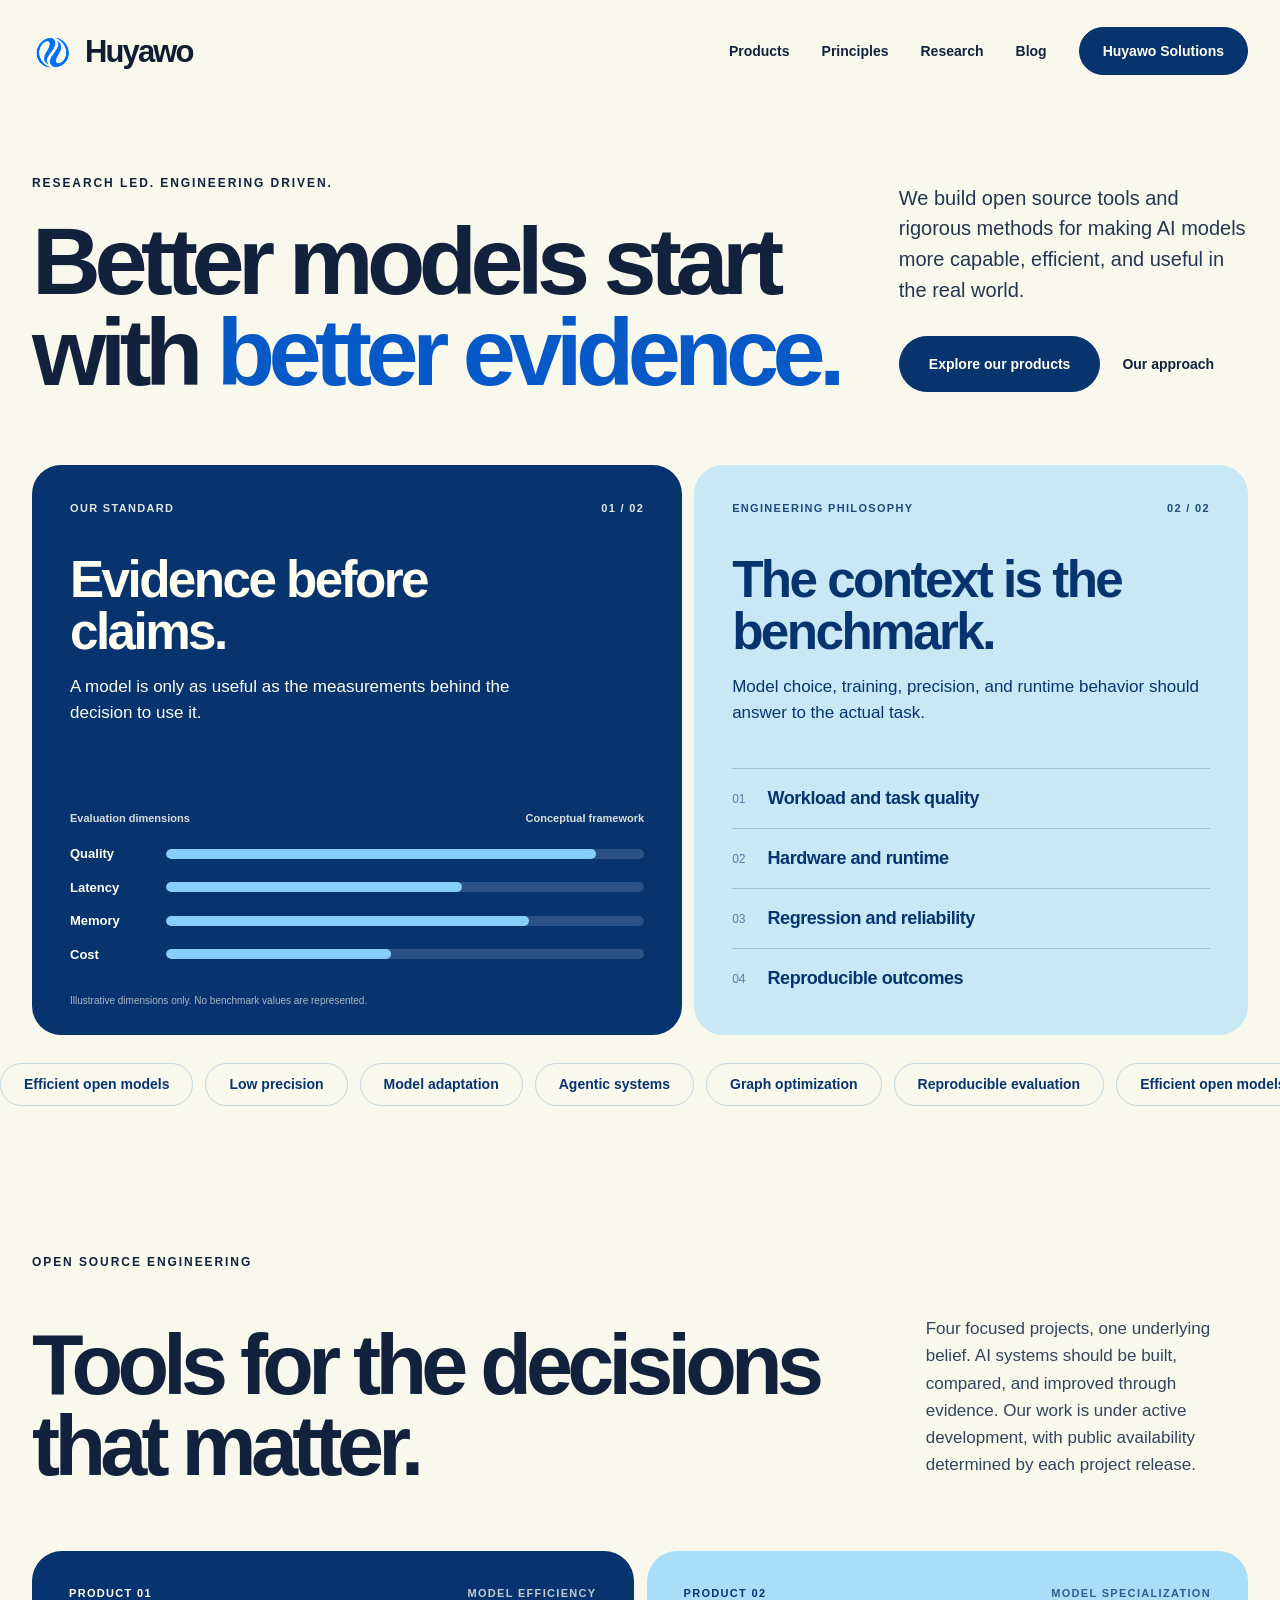
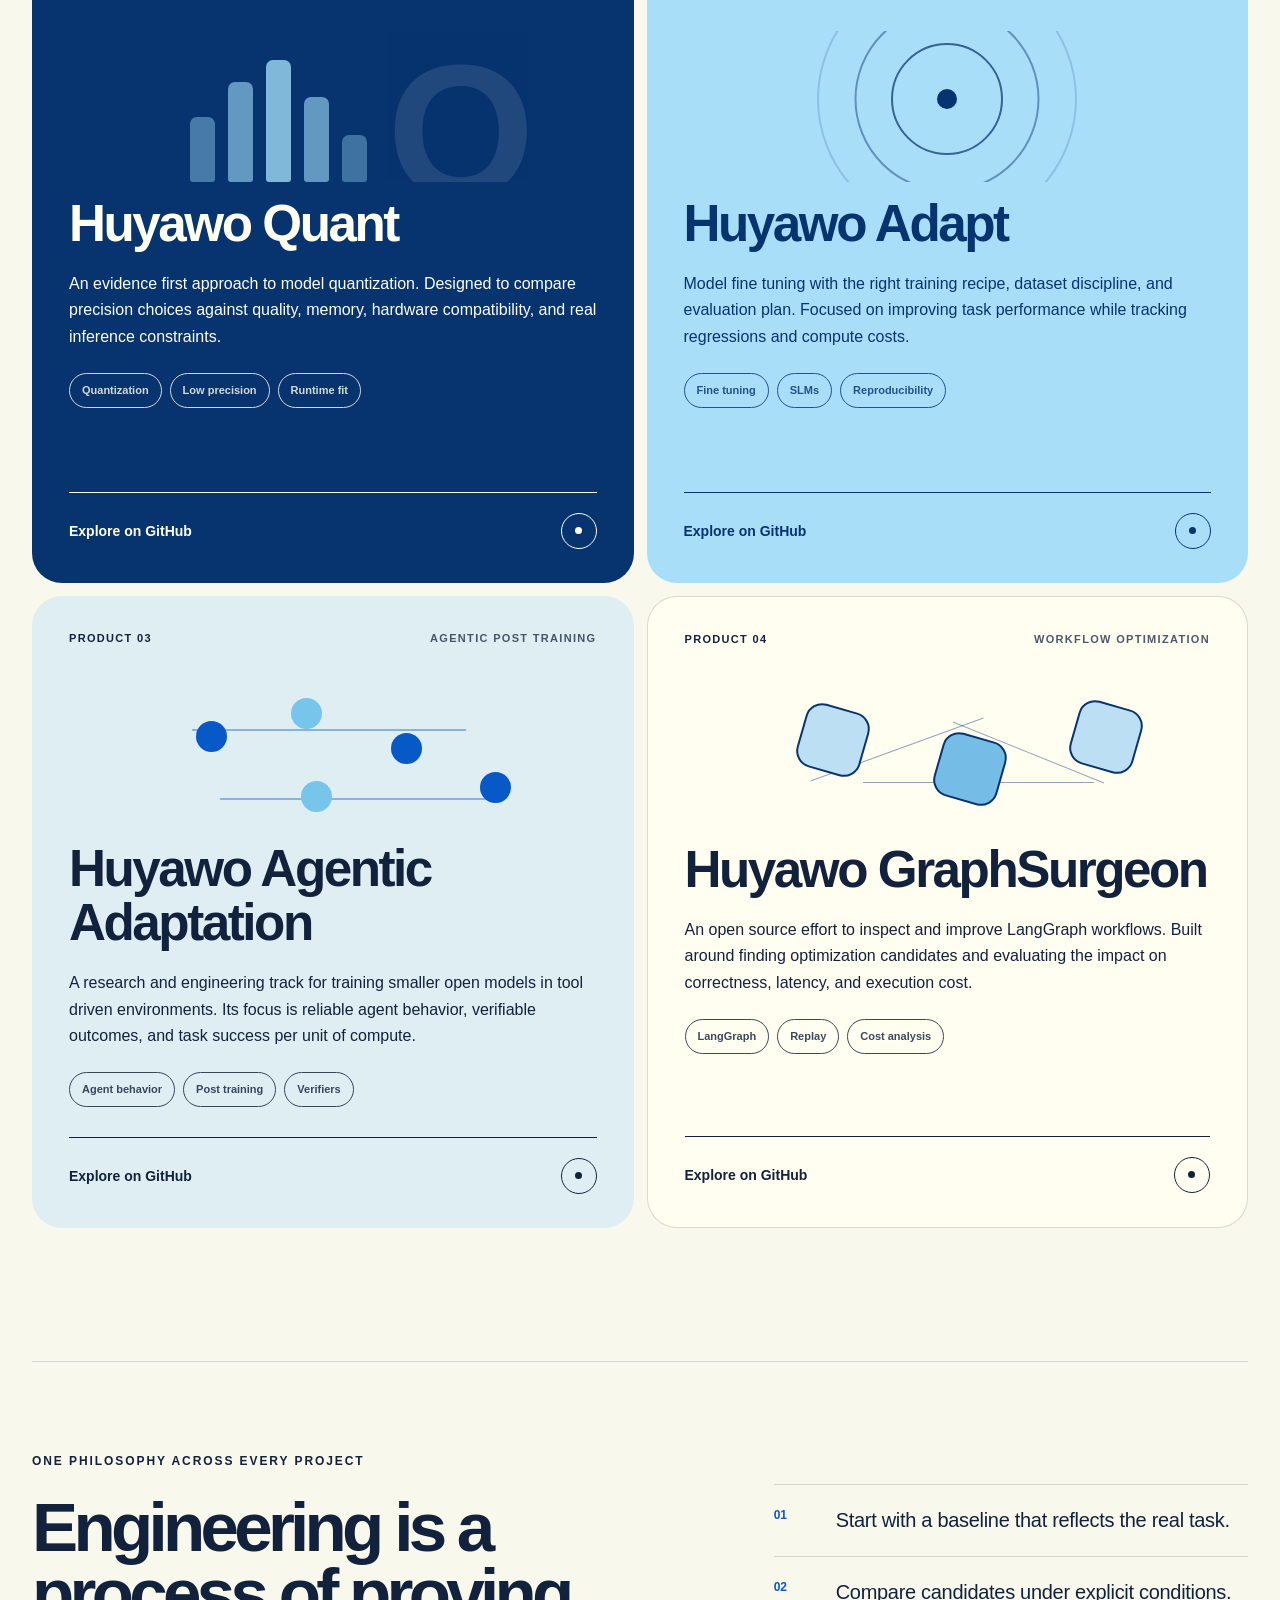
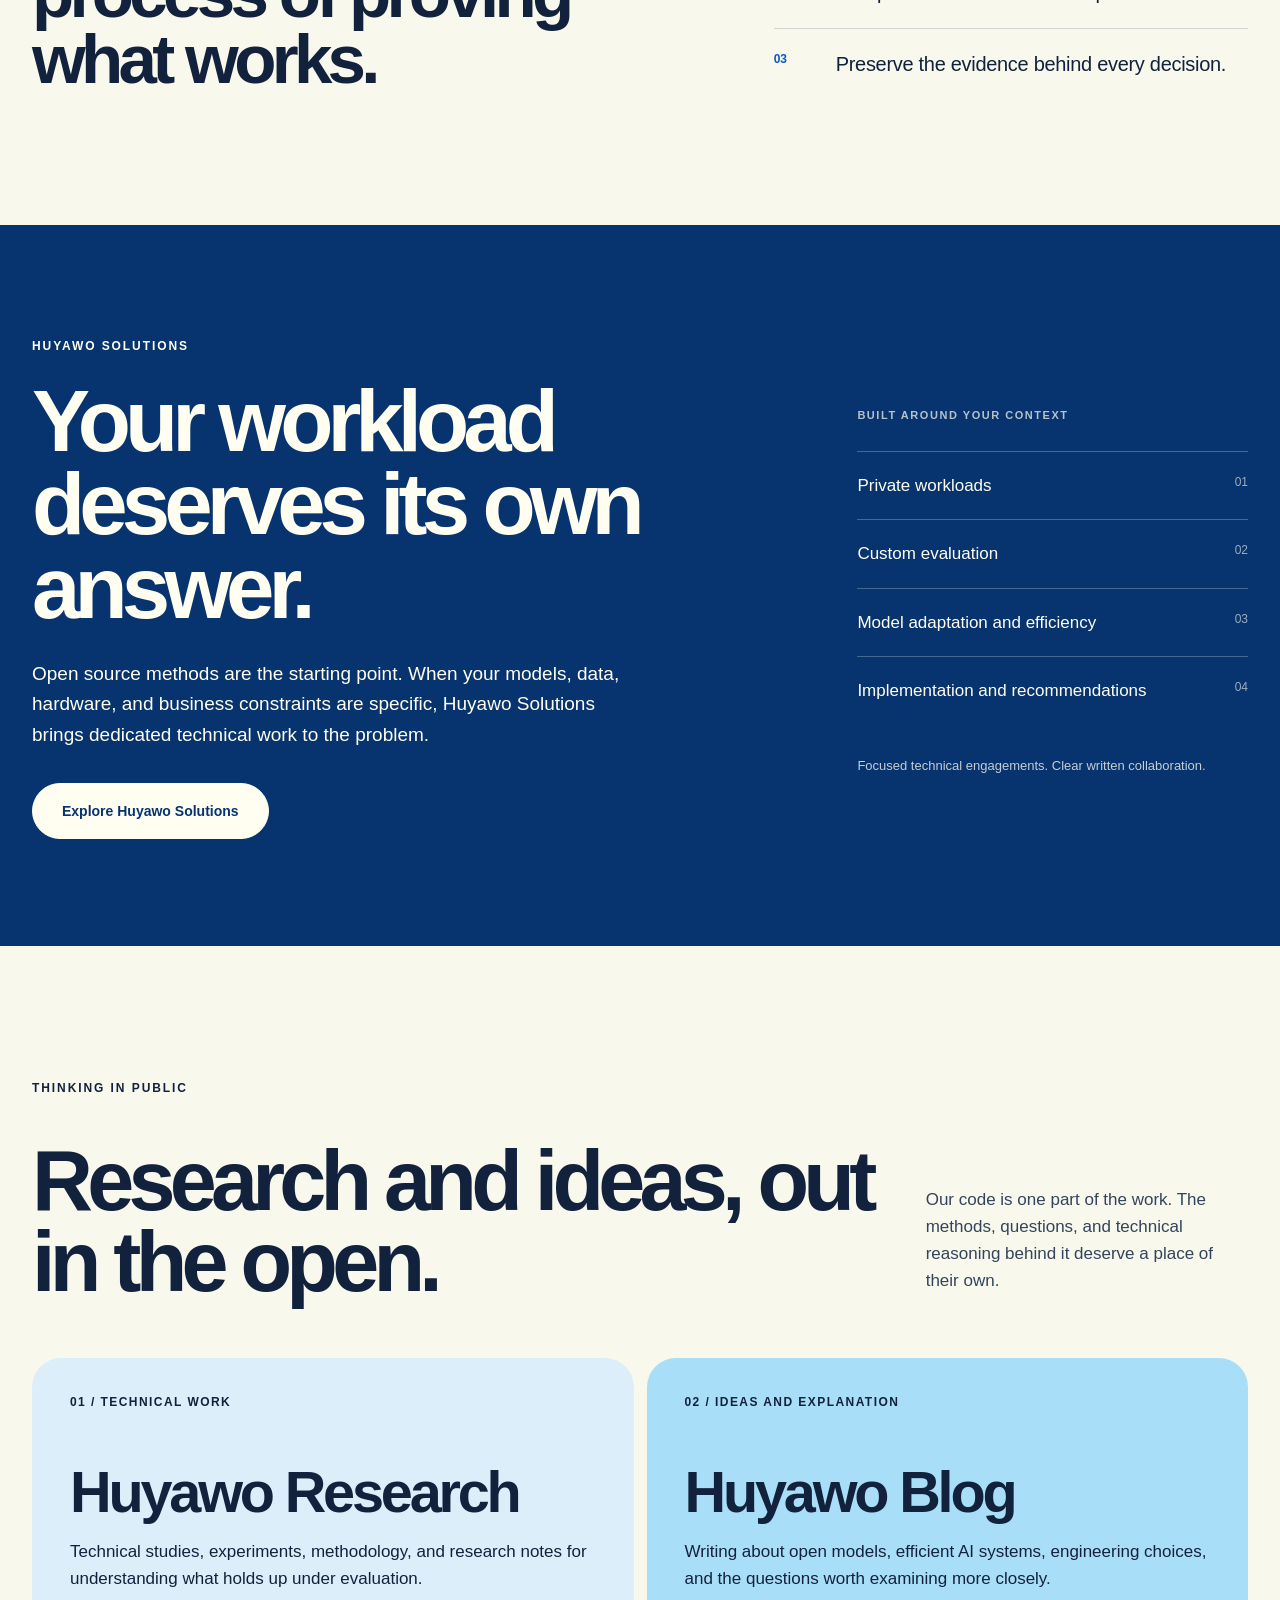
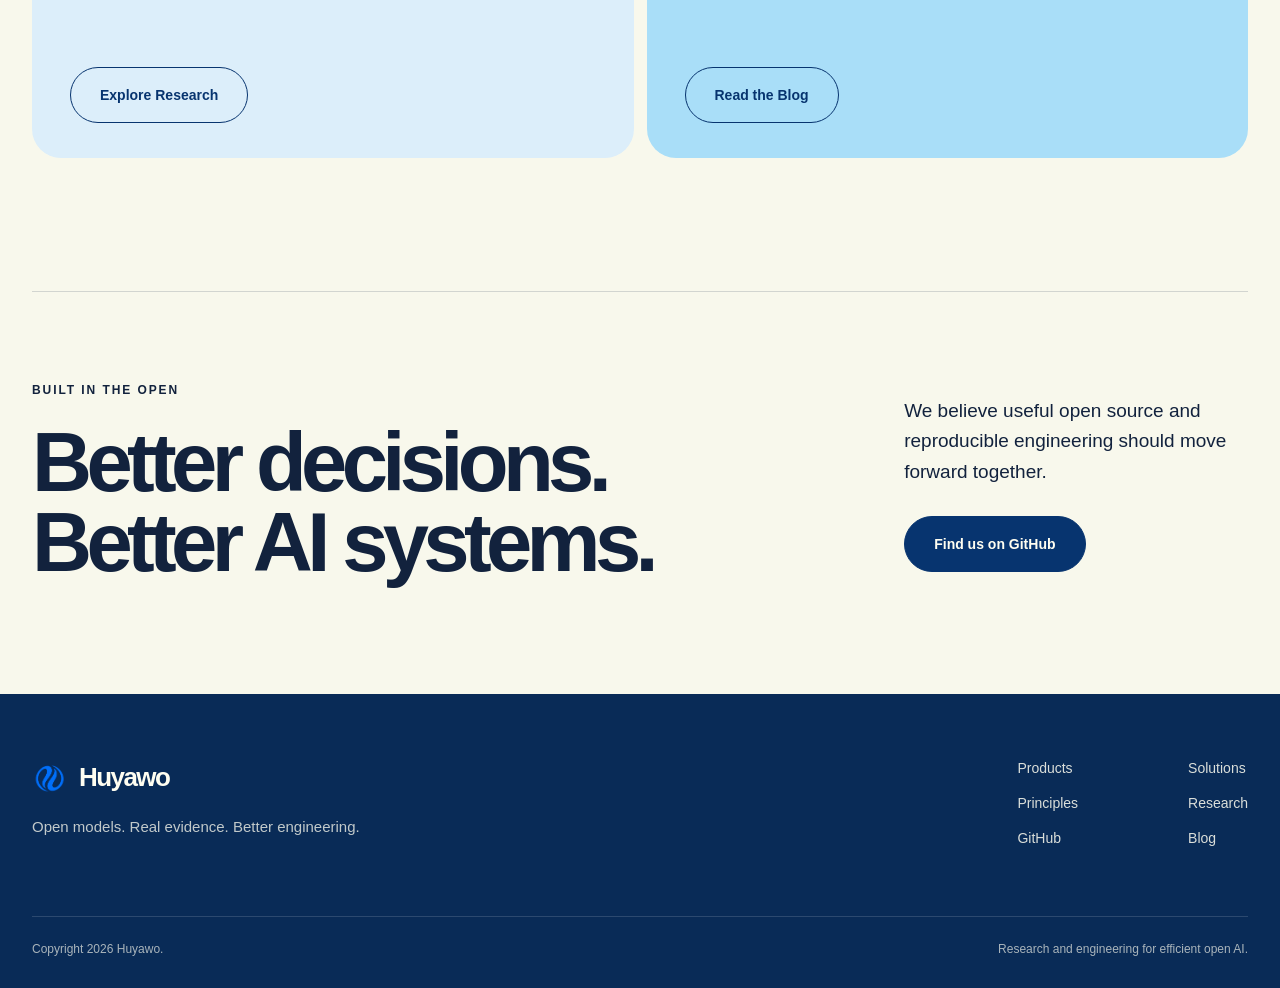
<file: index.html>
<!doctype html>
<html lang="en">
<head>
  <script async src="https://www.googletagmanager.com/gtag/js?id=G-CCH39LTDYW"></script>
<script>
  window.dataLayer = window.dataLayer || [];
  function gtag(){dataLayer.push(arguments);}
  gtag('js', new Date());

  gtag('config', 'G-CCH39LTDYW');
</script>
  <meta charset="utf-8">
  <meta name="viewport" content="width=device-width, initial-scale=1">
  <meta name="color-scheme" content="light">
  <meta name="theme-color" content="#f8f8ec">
  <meta name="description" content="Huyawo develops open source tools, reproducible research, and specialized engineering for efficient open AI models and systems.">
  <meta property="og:type" content="website">
  <meta property="og:site_name" content="Huyawo">
  <meta property="og:title" content="Huyawo | Evidence driven AI engineering">
  <meta property="og:description" content="Open source tools, technical research, and specialized engineering for efficient open AI.">
  <meta property="og:url" content="https://huyawo.com/">
  <meta property="og:image" content="https://huyawo.com/assets/huyawo-social.svg">
  <meta name="twitter:card" content="summary_large_image">
  <link rel="canonical" href="https://huyawo.com/">
  <title>Huyawo | Evidence Driven AI Engineering</title>
  <link rel="icon" href="assets/huyawo-mark.png" type="image/png">
  <link rel="stylesheet" href="assets/site.css">
  <script src="assets/site.js" defer></script>
</head>
<body>
  <a class="skip-link" href="#main">Skip to content</a>
  <header class="site-header" id="top">
    <div class="header-inner shell">
      <a class="brand" href="#top" aria-label="Huyawo home"><img src="assets/huyawo-mark.png" alt="" width="39" height="39"><span>Huyawo</span></a>
      <button class="menu-toggle" aria-controls="main-navigation" aria-expanded="false" type="button">Menu</button>
      <nav class="site-nav" id="main-navigation" aria-label="Main navigation">
        <a href="#products">Products</a>
        <a href="#principles">Principles</a>
        <a href="https://research.huyawo.com/">Research</a>
        <a href="https://blog.huyawo.com/">Blog</a>
        <a href="https://solutions.huyawo.com/" class="button button-small">Huyawo Solutions</a>
      </nav>
    </div>
  </header>

  <main id="main">
    <section class="hero shell" aria-labelledby="hero-title">
      <div class="hero-heading" data-reveal>
        <p class="eyebrow">Research led. Engineering driven.</p>
        <h1 id="hero-title">Better models start with <span>better evidence.</span></h1>
      </div>
      <div class="hero-intro" data-reveal>
        <p>We build open source tools and rigorous methods for making AI models more capable, efficient, and useful in the real world.</p>
        <div class="hero-actions">
          <a class="button" href="#products">Explore our products</a>
          <a class="text-link" href="#principles">Our approach</a>
        </div>
      </div>
    </section>

    <section class="mosaic shell" aria-label="Engineering philosophy">
      <article class="mosaic-card mosaic-dark" data-reveal>
        <div class="mosaic-top"><span>Our standard</span><span>01 / 02</span></div>
        <h2>Evidence before claims.</h2>
        <p class="mosaic-intro">A model is only as useful as the measurements behind the decision to use it.</p>
        <div class="measure-board" role="img" aria-label="Illustrative evaluation dimensions including quality, latency, memory, and cost. This is a conceptual diagram and does not contain measured results.">
          <div class="measure-heading"><span>Evaluation dimensions</span><span>Conceptual framework</span></div>
          <div class="measure-row"><span>Quality</span><i class="measure-track"><b style="width:90%"></b></i></div>
          <div class="measure-row"><span>Latency</span><i class="measure-track"><b style="width:62%"></b></i></div>
          <div class="measure-row"><span>Memory</span><i class="measure-track"><b style="width:76%"></b></i></div>
          <div class="measure-row"><span>Cost</span><i class="measure-track"><b style="width:47%"></b></i></div>
        </div>
        <p class="mosaic-foot">Illustrative dimensions only. No benchmark values are represented.</p>
      </article>
      <article class="mosaic-card mosaic-light" data-reveal>
        <div class="mosaic-top"><span>Engineering philosophy</span><span>02 / 02</span></div>
        <h2>The context is the benchmark.</h2>
        <p class="mosaic-intro">Model choice, training, precision, and runtime behavior should answer to the actual task.</p>
        <div class="context-list" aria-label="Factors behind an engineering decision">
          <div><span>01</span><strong>Workload and task quality</strong></div>
          <div><span>02</span><strong>Hardware and runtime</strong></div>
          <div><span>03</span><strong>Regression and reliability</strong></div>
          <div><span>04</span><strong>Reproducible outcomes</strong></div>
        </div>
      </article>
    </section>

    <div class="capability-strip" aria-label="Huyawo areas of focus">
      <div class="capability-track" aria-hidden="true">
        <span>Efficient open models</span><span>Low precision</span><span>Model adaptation</span><span>Agentic systems</span><span>Graph optimization</span><span>Reproducible evaluation</span>
        <span>Efficient open models</span><span>Low precision</span><span>Model adaptation</span><span>Agentic systems</span><span>Graph optimization</span><span>Reproducible evaluation</span>
      </div>
    </div>

    <section class="products-section section shell" id="products" aria-labelledby="products-title">
      <div class="section-heading" data-reveal>
        <p class="eyebrow">Open source engineering</p>
        <h2 id="products-title">Tools for the decisions that matter.</h2>
        <p>Four focused projects, one underlying belief. AI systems should be built, compared, and improved through evidence. Our work is under active development, with public availability determined by each project release.</p>
      </div>
      <div class="product-grid">
        <article class="product-card product-quant" data-reveal>
          <div class="product-card-top"><p class="product-number">Product 01</p><p class="product-family">Model efficiency</p></div>
          <div class="product-visual visual-quant" aria-hidden="true"><div class="quant-stack"><span></span><span></span><span></span><span></span><span></span></div><div class="visual-letter">Q</div></div>
          <div class="product-card-content"><h3>Huyawo Quant</h3><p>An evidence first approach to model quantization. Designed to compare precision choices against quality, memory, hardware compatibility, and real inference constraints.</p><div class="product-tags"><span>Quantization</span><span>Low precision</span><span>Runtime fit</span></div></div>
          <a class="product-link" href="https://github.com/OnHuyawo" target="_blank" rel="noopener noreferrer">Explore on GitHub <span class="link-circle" aria-hidden="true"></span></a>
        </article>
        <article class="product-card product-adapt" data-reveal>
          <div class="product-card-top"><p class="product-number">Product 02</p><p class="product-family">Model specialization</p></div>
          <div class="product-visual visual-adapt" aria-hidden="true"><div class="adapt-rings"><span></span><span></span><span></span></div><div class="adapt-core"></div></div>
          <div class="product-card-content"><h3>Huyawo Adapt</h3><p>Model fine tuning with the right training recipe, dataset discipline, and evaluation plan. Focused on improving task performance while tracking regressions and compute costs.</p><div class="product-tags"><span>Fine tuning</span><span>SLMs</span><span>Reproducibility</span></div></div>
          <a class="product-link" href="https://github.com/OnHuyawo" target="_blank" rel="noopener noreferrer">Explore on GitHub <span class="link-circle" aria-hidden="true"></span></a>
        </article>
        <article class="product-card product-agentic" data-reveal>
          <div class="product-card-top"><p class="product-number">Product 03</p><p class="product-family">Agentic post training</p></div>
          <div class="product-visual visual-agentic" aria-hidden="true"><div class="agent-node n1"></div><div class="agent-node n2"></div><div class="agent-node n3"></div><div class="agent-node n4"></div><div class="agent-node n5"></div><div class="agent-path"></div></div>
          <div class="product-card-content"><h3>Huyawo Agentic Adaptation</h3><p>A research and engineering track for training smaller open models in tool driven environments. Its focus is reliable agent behavior, verifiable outcomes, and task success per unit of compute.</p><div class="product-tags"><span>Agent behavior</span><span>Post training</span><span>Verifiers</span></div></div>
          <a class="product-link" href="https://github.com/OnHuyawo" target="_blank" rel="noopener noreferrer">Explore on GitHub <span class="link-circle" aria-hidden="true"></span></a>
        </article>
        <article class="product-card product-graph" data-reveal>
          <div class="product-card-top"><p class="product-number">Product 04</p><p class="product-family">Workflow optimization</p></div>
          <div class="product-visual visual-graph" aria-hidden="true"><div class="graph-lines"><i></i><i></i><i></i></div><div class="graph-square g1"></div><div class="graph-square g2"></div><div class="graph-square g3"></div></div>
          <div class="product-card-content"><h3>Huyawo GraphSurgeon</h3><p>An open source effort to inspect and improve LangGraph workflows. Built around finding optimization candidates and evaluating the impact on correctness, latency, and execution cost.</p><div class="product-tags"><span>LangGraph</span><span>Replay</span><span>Cost analysis</span></div></div>
          <a class="product-link" href="https://github.com/OnHuyawo" target="_blank" rel="noopener noreferrer">Explore on GitHub <span class="link-circle" aria-hidden="true"></span></a>
        </article>
      </div>
    </section>

    <section class="principles-section shell" id="principles" aria-labelledby="principles-title">
      <div class="principles-main" data-reveal>
        <p class="eyebrow">One philosophy across every project</p>
        <h2 id="principles-title">Engineering is a process of proving what works.</h2>
      </div>
      <div class="principles-list" data-reveal>
        <div><span>01</span><p>Start with a baseline that reflects the real task.</p></div>
        <div><span>02</span><p>Compare candidates under explicit conditions.</p></div>
        <div><span>03</span><p>Preserve the evidence behind every decision.</p></div>
      </div>
    </section>

    <section class="solutions-section" id="solutions" aria-labelledby="solutions-title">
      <div class="shell solutions-panel" data-reveal>
        <div class="solutions-copy"><p class="eyebrow">Huyawo Solutions</p><h2 id="solutions-title">Your workload deserves its own answer.</h2><p>Open source methods are the starting point. When your models, data, hardware, and business constraints are specific, Huyawo Solutions brings dedicated technical work to the problem.</p><a href="https://solutions.huyawo.com/" class="button button-light">Explore Huyawo Solutions</a></div>
        <div class="solutions-aside"><div class="aside-label">Built around your context</div><div class="solution-line"><span>Private workloads</span><strong>01</strong></div><div class="solution-line"><span>Custom evaluation</span><strong>02</strong></div><div class="solution-line"><span>Model adaptation and efficiency</span><strong>03</strong></div><div class="solution-line"><span>Implementation and recommendations</span><strong>04</strong></div><p>Focused technical engagements. Clear written collaboration.</p></div>
      </div>
    </section>

    <section class="knowledge-section section shell" aria-labelledby="knowledge-title">
      <div class="section-heading knowledge-heading" data-reveal><p class="eyebrow">Thinking in public</p><h2 id="knowledge-title">Research and ideas, out in the open.</h2><p>Our code is one part of the work. The methods, questions, and technical reasoning behind it deserve a place of their own.</p></div>
      <div class="knowledge-grid">
        <article class="knowledge-card knowledge-research" data-reveal><p class="knowledge-index">01 / Technical work</p><div><h3>Huyawo Research</h3><p>Technical studies, experiments, methodology, and research notes for understanding what holds up under evaluation.</p></div><a class="button button-outline" href="https://research.huyawo.com/">Explore Research</a></article>
        <article class="knowledge-card knowledge-blog" data-reveal><p class="knowledge-index">02 / Ideas and explanation</p><div><h3>Huyawo Blog</h3><p>Writing about open models, efficient AI systems, engineering choices, and the questions worth examining more closely.</p></div><a class="button button-outline" href="https://blog.huyawo.com/">Read the Blog</a></article>
      </div>
    </section>

    <section class="closing shell" data-reveal><div><p class="eyebrow">Built in the open</p><h2>Better decisions.<br>Better AI systems.</h2></div><div class="closing-side"><p>We believe useful open source and reproducible engineering should move forward together.</p><a class="button" href="https://github.com/OnHuyawo" target="_blank" rel="noopener noreferrer">Find us on GitHub</a></div></section>
  </main>

  <footer class="site-footer"><div class="shell footer-top"><div class="footer-identity"><a class="footer-brand" href="#top"><img src="assets/huyawo-mark.png" width="36" height="36" alt=""><span>Huyawo</span></a><p>Open models. Real evidence. Better engineering.</p></div><nav aria-label="Footer navigation" class="footer-nav"><div><a href="#products">Products</a><a href="#principles">Principles</a><a href="https://github.com/OnHuyawo">GitHub</a></div><div><a href="https://solutions.huyawo.com/">Solutions</a><a href="https://research.huyawo.com/">Research</a><a href="https://blog.huyawo.com/">Blog</a></div></nav></div><div class="shell footer-bottom"><span>Copyright 2026 Huyawo.</span><span>Research and engineering for efficient open AI.</span></div></footer>
</body>
</html>
</file>
<file: assets/site.css>
:root{--ink:#12223d;--ink-strong:#101c31;--blue:#0759c7;--blue-deep:#07346f;--sky:#42b9f6;--mist:#dceefa;--cream:#fffef1;--paper:#f8f8ec;--line:rgba(18,34,61,.16)}
*{box-sizing:border-box}
html{scroll-behavior:smooth;font-family:Helvetica,"Helvetica Neue",Arial,sans-serif}
body{margin:0;background:var(--paper);color:var(--ink);font-family:Helvetica,"Helvetica Neue",Arial,sans-serif;font-size:16px;line-height:1.5;-webkit-font-smoothing:antialiased}
body,button,input{font-family:Helvetica,"Helvetica Neue",Arial,sans-serif}img{display:block;max-width:100%}a{color:inherit;text-decoration:none}button{cursor:pointer}a:focus-visible,button:focus-visible{outline:3px solid var(--blue);outline-offset:4px}.shell{width:min(calc(100% - 64px),1300px);margin-inline:auto}.skip-link{position:absolute;top:-80px;left:20px;background:white;color:#000;padding:10px 14px;z-index:100}.skip-link:focus{top:12px}
.site-header{position:relative;z-index:20}.header-inner{min-height:102px;display:flex;align-items:center;justify-content:space-between;gap:30px}.brand,.footer-brand{display:inline-flex;align-items:center;gap:12px;white-space:nowrap}.brand img{width:41px;height:41px;object-fit:contain}.brand span{font-size:31px;font-weight:750;line-height:1;letter-spacing:-.061em;color:#111d31}.site-nav{display:flex;align-items:center;gap:32px;font-size:14px;font-weight:650}.site-nav>a:not(.button){position:relative}.site-nav>a:not(.button):after,.text-link:after{content:"";height:1px;background:currentColor;position:absolute;left:0;right:0;bottom:-5px;transform:scaleX(0);transform-origin:right;transition:transform .22s}.site-nav>a:not(.button):hover:after,.site-nav>a:not(.button):focus-visible:after,.text-link:hover:after{transform:scaleX(1);transform-origin:left}.menu-toggle{display:none;border:1px solid var(--line);background:transparent;padding:9px 16px;border-radius:100px;font-size:13px;font-weight:750}
.button{display:inline-flex;align-items:center;justify-content:center;text-align:center;min-height:56px;padding:16px 29px;border:1px solid var(--blue-deep);border-radius:100px;background:var(--blue-deep);color:var(--cream);font-size:14px;font-weight:750;line-height:1.15;transition:background .2s,transform .2s,color .2s}.button:hover{background:var(--blue);border-color:var(--blue);transform:translateY(-2px)}.button-small{min-height:48px;padding:13px 23px}.button-light{background:var(--cream);color:var(--blue-deep);border-color:var(--cream)}.button-light:hover{background:#dceefa;border-color:#dceefa;color:var(--blue-deep)}.button-outline{background:transparent;color:var(--blue-deep);border-color:var(--blue-deep)}.button-outline:hover{color:var(--cream)}.eyebrow{font-size:12px;font-weight:800;text-transform:uppercase;letter-spacing:.16em;margin:0 0 24px}.text-link{position:relative;font-size:14px;font-weight:750}
.hero{display:grid;grid-template-columns:minmax(0,1.75fr) minmax(270px,.75fr);align-items:end;gap:52px;padding:72px 0 67px}.hero h1,.section-heading h2,.principles-main h2,.solutions-copy h2,.closing h2{font-size:clamp(61px,7.45vw,110px);line-height:.955;letter-spacing:-.068em;font-weight:610;margin:0}.hero h1{max-width:890px}.hero h1 span{color:var(--blue)}.hero-intro{padding-bottom:6px}.hero-intro>p{font-size:20px;line-height:1.53;margin:0;color:#243650}.hero-actions{display:flex;align-items:center;flex-wrap:wrap;gap:22px;margin-top:31px}
.mosaic{display:grid;grid-template-columns:1.08fr .92fr;gap:12px}.mosaic-card{min-height:570px;border-radius:29px;padding:35px 38px 27px;display:flex;flex-direction:column;overflow:hidden}.mosaic-dark{background:var(--blue-deep);color:var(--cream)}.mosaic-light{background:#c8e8f5;color:var(--blue-deep)}.mosaic-top{display:flex;justify-content:space-between;align-items:center;gap:16px;font-size:11px;font-weight:750;letter-spacing:.12em;text-transform:uppercase;opacity:.88}.mosaic-card h2{font-size:clamp(43px,4vw,60px);line-height:1.03;font-weight:610;letter-spacing:-.05em;max-width:460px;margin:37px 0 15px}.mosaic-intro{margin:0;max-width:470px;font-size:17px;line-height:1.55}.measure-board{margin-top:auto;padding-top:35px}.measure-heading{display:flex;justify-content:space-between;gap:16px;font-size:11px;font-weight:700;opacity:.84;margin-bottom:18px}.measure-row{display:grid;grid-template-columns:80px 1fr;align-items:center;gap:16px;margin:14px 0;font-size:13px;font-weight:650}.measure-track{display:block;height:10px;background:rgba(255,255,255,.15);border-radius:10px;overflow:hidden}.measure-track b{display:block;height:100%;background:#86cffa;border-radius:10px}.mosaic-foot{font-size:10px;opacity:.66;margin:15px 0 0}.context-list{margin-top:auto;padding-top:30px}.context-list>div{padding:16px 0;border-top:1px solid rgba(7,52,111,.22);display:flex;gap:22px;align-items:center}.context-list>div span{font-size:12px;opacity:.58}.context-list strong{font-size:18px;font-weight:610;letter-spacing:-.025em}
.capability-strip{margin-top:14px;padding:14px 0;overflow:hidden}.capability-track{display:flex;gap:12px;width:max-content;animation:scrollleft 46s linear infinite}.capability-track span{padding:10px 23px;border:1px solid rgba(7,89,199,.21);border-radius:100px;color:var(--blue-deep);font-weight:630;font-size:14px;white-space:nowrap}@keyframes scrollleft{to{transform:translateX(-50%)}}
.section{padding-block:133px}.section-heading{display:grid;grid-template-columns:1.45fr .55fr;align-items:end;gap:44px;margin-bottom:65px}.section-heading .eyebrow{grid-column:1/-1;margin:0}.section-heading h2{font-size:clamp(58px,6.6vw,93px);max-width:900px}.section-heading>p:last-child{max-width:470px;margin:0 0 8px;font-size:17px;line-height:1.6;color:#33445c}.product-grid{display:grid;grid-template-columns:repeat(2,minmax(0,1fr));gap:13px}.product-card{min-width:0;min-height:632px;display:flex;flex-direction:column;padding:34px 37px 34px;border-radius:30px;overflow:hidden;transition:transform .25s,box-shadow .25s}.product-card:hover{transform:translateY(-4px);box-shadow:0 18px 28px rgba(16,29,48,.075)}.product-quant{background:var(--blue-deep);color:var(--cream)}.product-adapt{background:#a9def8;color:var(--blue-deep)}.product-agentic{background:#dfeef2;color:var(--ink)}.product-graph{background:var(--cream);color:var(--ink);border:1px solid var(--line)}.product-card-top{display:flex;justify-content:space-between;gap:18px}.product-card-top p{margin:0;font-size:11px;text-transform:uppercase;letter-spacing:.12em;font-weight:750}.product-family{opacity:.75}.product-visual{height:151px;position:relative;overflow:hidden;margin:29px 0 15px;flex:none}.product-card-content{flex:1}.product-card h3{font-weight:630;line-height:1.06;letter-spacing:-.048em;font-size:clamp(37px,4vw,58px);margin:0 0 20px;max-width:620px}.product-card-content>p{font-size:16px;line-height:1.65;margin:0;max-width:540px}.product-tags{display:flex;flex-wrap:wrap;gap:8px;margin:23px 0 28px}.product-tags span{padding:8px 12px;border:1px solid currentColor;border-radius:100px;font-size:11px;font-weight:700;opacity:.82;white-space:nowrap}.product-link{margin-top:auto;display:flex;align-items:center;justify-content:space-between;gap:15px;border-top:1px solid currentColor;padding-top:20px;font-size:14px;font-weight:750}.product-link:hover{text-decoration:underline;text-underline-offset:4px}.link-circle{display:block;flex:none;width:36px;height:36px;border:1px solid currentColor;border-radius:50%;position:relative}.link-circle:after{content:"";width:7px;height:7px;border-radius:50%;background:currentColor;position:absolute;top:13px;left:13px}
.quant-stack{display:flex;gap:13px;align-items:end;height:125px;position:absolute;left:23%;bottom:0}.quant-stack span{display:block;width:25px;border-radius:7px 7px 3px 3px;background:#95cfec}.quant-stack span:nth-child(1){height:65px;opacity:.45}.quant-stack span:nth-child(2){height:100px;opacity:.65}.quant-stack span:nth-child(3){height:122px;opacity:.85}.quant-stack span:nth-child(4){height:85px;opacity:.65}.quant-stack span:nth-child(5){height:47px;opacity:.4}.visual-letter{position:absolute;right:16%;top:-42px;font-size:190px;font-weight:700;opacity:.1;letter-spacing:-.12em}.adapt-rings span{position:absolute;border:2px solid var(--blue-deep);border-radius:50%;left:50%;top:45%;transform:translate(-50%,-50%)}.adapt-rings span:nth-child(1){width:260px;height:260px;opacity:.17}.adapt-rings span:nth-child(2){width:185px;height:185px;opacity:.45}.adapt-rings span:nth-child(3){width:112px;height:112px;opacity:.72}.adapt-core{width:20px;height:20px;background:var(--blue-deep);position:absolute;left:50%;top:45%;transform:translate(-50%,-50%);border-radius:50%}.visual-agentic .agent-node{width:31px;height:31px;border-radius:50%;background:var(--blue);position:absolute;z-index:1}.visual-agentic .n1{left:24%;top:30%}.visual-agentic .n2{left:42%;top:15%;background:#77c5ea}.visual-agentic .n3{left:61%;top:38%}.visual-agentic .n4{left:44%;top:70%;background:#77c5ea}.visual-agentic .n5{left:78%;top:64%}.agent-path{position:absolute;left:26%;top:35%;width:52%;height:47%;border-top:2px solid var(--blue);border-bottom:2px solid var(--blue);transform:skew(22deg);opacity:.4}.graph-lines i{position:absolute;display:block;height:1px;background:var(--blue-deep);opacity:.44}.graph-lines i:nth-child(1){width:35%;left:23%;top:48%;transform:rotate(-20deg)}.graph-lines i:nth-child(2){width:31%;left:50%;top:50%;transform:rotate(22deg)}.graph-lines i:nth-child(3){width:44%;left:34%;top:70%}.graph-square{position:absolute;width:66px;height:66px;border:2px solid var(--blue-deep);border-radius:17px;background:#bddff4;transform:rotate(16deg)}.graph-square.g1{left:22%;top:20%}.graph-square.g2{left:48%;top:39%;background:#75bde7}.graph-square.g3{left:74%;top:18%}
.principles-section{padding:90px 0 125px;border-top:1px solid var(--line);display:grid;grid-template-columns:1.15fr .85fr;gap:100px}.principles-main h2{font-size:clamp(54px,5.4vw,78px)}.principles-list{margin-top:32px}.principles-list>div{border-top:1px solid var(--line);padding:21px 0;display:grid;grid-template-columns:47px 1fr;gap:15px}.principles-list span{font-size:12px;color:var(--blue);font-weight:750}.principles-list p{margin:0;font-size:20px;line-height:1.45;letter-spacing:-.015em}
.solutions-section{background:var(--blue-deep);color:var(--cream);padding:112px 0 107px}.solutions-panel{display:grid;grid-template-columns:1.3fr .7fr;gap:100px}.solutions-copy h2{font-size:clamp(58px,6.8vw,94px);max-width:850px}.solutions-copy>p:not(.eyebrow){max-width:590px;font-size:19px;line-height:1.62;margin:30px 0 32px}.solutions-aside{padding-top:70px}.aside-label{text-transform:uppercase;font-size:11px;font-weight:800;letter-spacing:.14em;opacity:.7;margin-bottom:27px}.solution-line{display:flex;justify-content:space-between;gap:20px;padding:21px 0;border-top:1px solid rgba(255,255,255,.25)}.solution-line span{font-size:17px}.solution-line strong{font-size:12px;font-weight:500;opacity:.6}.solutions-aside>p{font-size:13px;opacity:.76;margin-top:31px}
.knowledge-heading{margin-bottom:56px}.knowledge-grid{display:grid;grid-template-columns:repeat(2,minmax(0,1fr));gap:13px}.knowledge-card{min-height:400px;border-radius:29px;padding:35px 38px;display:flex;flex-direction:column;align-items:flex-start;justify-content:space-between}.knowledge-research{background:#dceefa}.knowledge-blog{background:#a9def8}.knowledge-index{margin:0;text-transform:uppercase;font-size:12px;font-weight:750;letter-spacing:.12em}.knowledge-card h3{font-size:clamp(40px,4.5vw,64px);font-weight:620;letter-spacing:-.055em;line-height:1.04;margin:0 0 15px}.knowledge-card p:not(.knowledge-index){font-size:17px;line-height:1.6;max-width:530px;margin:0 0 24px}
.closing{border-top:1px solid var(--line);padding:89px 0 112px;display:grid;grid-template-columns:1.4fr .6fr;align-items:end;gap:70px}.closing h2{font-size:clamp(58px,6.5vw,97px)}.closing-side{padding-bottom:10px}.closing-side p{font-size:19px;line-height:1.6;margin:0 0 29px}
.site-footer{background:#092b57;color:var(--cream);padding-top:64px}.footer-top{display:flex;justify-content:space-between;gap:30px;align-items:start;padding-bottom:67px}.footer-brand img{width:35px;height:35px;object-fit:contain}.footer-brand span{font-size:26px;font-weight:720;letter-spacing:-.06em}.footer-identity>p{font-size:15px;opacity:.75;margin:14px 0 0}.footer-nav{display:flex;gap:110px}.footer-nav>div{display:flex;flex-direction:column;gap:14px}.footer-nav a{font-size:14px;opacity:.85}.footer-nav a:hover{opacity:1;text-decoration:underline;text-underline-offset:4px}.footer-bottom{border-top:1px solid rgba(255,255,255,.22);display:flex;justify-content:space-between;gap:20px;padding:23px 0 30px;font-size:12px;opacity:.65}
html.js [data-reveal]{opacity:0;transform:translateY(16px);transition:opacity .65s ease,transform .65s ease}html.js [data-reveal].revealed{opacity:1;transform:none}
@media(max-width:1120px){.shell{width:min(calc(100% - 46px),1300px)}.hero{grid-template-columns:1.45fr .85fr;gap:30px}.hero h1{font-size:clamp(64px,7.2vw,93px)}.site-nav{gap:20px}.mosaic-card{padding:30px;min-height:550px}.product-card{padding:30px}.product-card h3{font-size:clamp(36px,4vw,52px)}.solutions-panel{gap:55px}}
@media(max-width:760px){.shell{width:min(calc(100% - 36px),1300px)}.header-inner{min-height:76px}.brand img{width:34px;height:34px}.brand span{font-size:26px}.menu-toggle{display:inline-flex}.site-nav{display:none;position:absolute;top:calc(100% - 2px);left:18px;right:18px;z-index:50;flex-direction:column;align-items:stretch;gap:16px;padding:25px;border:1px solid var(--line);border-radius:0 0 19px 19px;background:var(--paper);box-shadow:0 14px 26px rgba(18,34,61,.10)}.site-nav.open{display:flex}.site-nav>a:not(.button){padding:6px 0}.hero{display:block;padding:66px 0 51px}.hero h1{font-size:clamp(56px,10.9vw,81px);max-width:670px}.hero-intro{margin-top:27px;max-width:570px}.hero-intro>p{font-size:18px}.mosaic{grid-template-columns:1fr}.mosaic-card{min-height:460px}.mosaic-card h2{font-size:clamp(42px,9vw,62px)}.section{padding-block:94px}.section-heading{display:block;margin-bottom:45px}.section-heading .eyebrow{margin-bottom:21px}.section-heading h2{font-size:clamp(54px,9vw,77px)}.section-heading>p:last-child{margin-top:26px}.product-grid,.knowledge-grid{grid-template-columns:1fr}.product-card{min-height:620px}.product-visual{height:142px}.product-card h3{font-size:clamp(38px,7vw,56px)}.principles-section{grid-template-columns:1fr;gap:30px;padding:86px 0 95px}.principles-main h2{font-size:clamp(52px,8.5vw,75px)}.principles-list{margin-top:10px}.solutions-section{padding:88px 0}.solutions-panel{grid-template-columns:1fr;gap:55px}.solutions-copy h2{font-size:clamp(54px,9vw,85px)}.solutions-aside{padding-top:0}.knowledge-card{min-height:370px}.closing{grid-template-columns:1fr;gap:23px;padding:77px 0 92px}.closing h2{font-size:clamp(54px,9vw,81px)}.footer-top{flex-direction:column;gap:44px}.footer-nav{gap:75px}}
@media(max-width:430px){.hero h1{font-size:55px}.hero-actions{gap:21px}.hero .button{width:100%}.mosaic-card{padding:25px;min-height:475px}.mosaic-card h2{font-size:43px}.measure-heading{font-size:10px}.measure-row{grid-template-columns:63px 1fr}.product-card{padding:27px;min-height:625px}.product-card h3{font-size:40px}.product-card-content>p{font-size:15px}.knowledge-card{padding:28px}.footer-bottom{flex-direction:column}}
@media(prefers-reduced-motion:reduce){html{scroll-behavior:auto}.capability-track{animation:none}html.js [data-reveal]{opacity:1;transform:none;transition:none}*,*:before,*:after{transition:none!important}}
</file>
